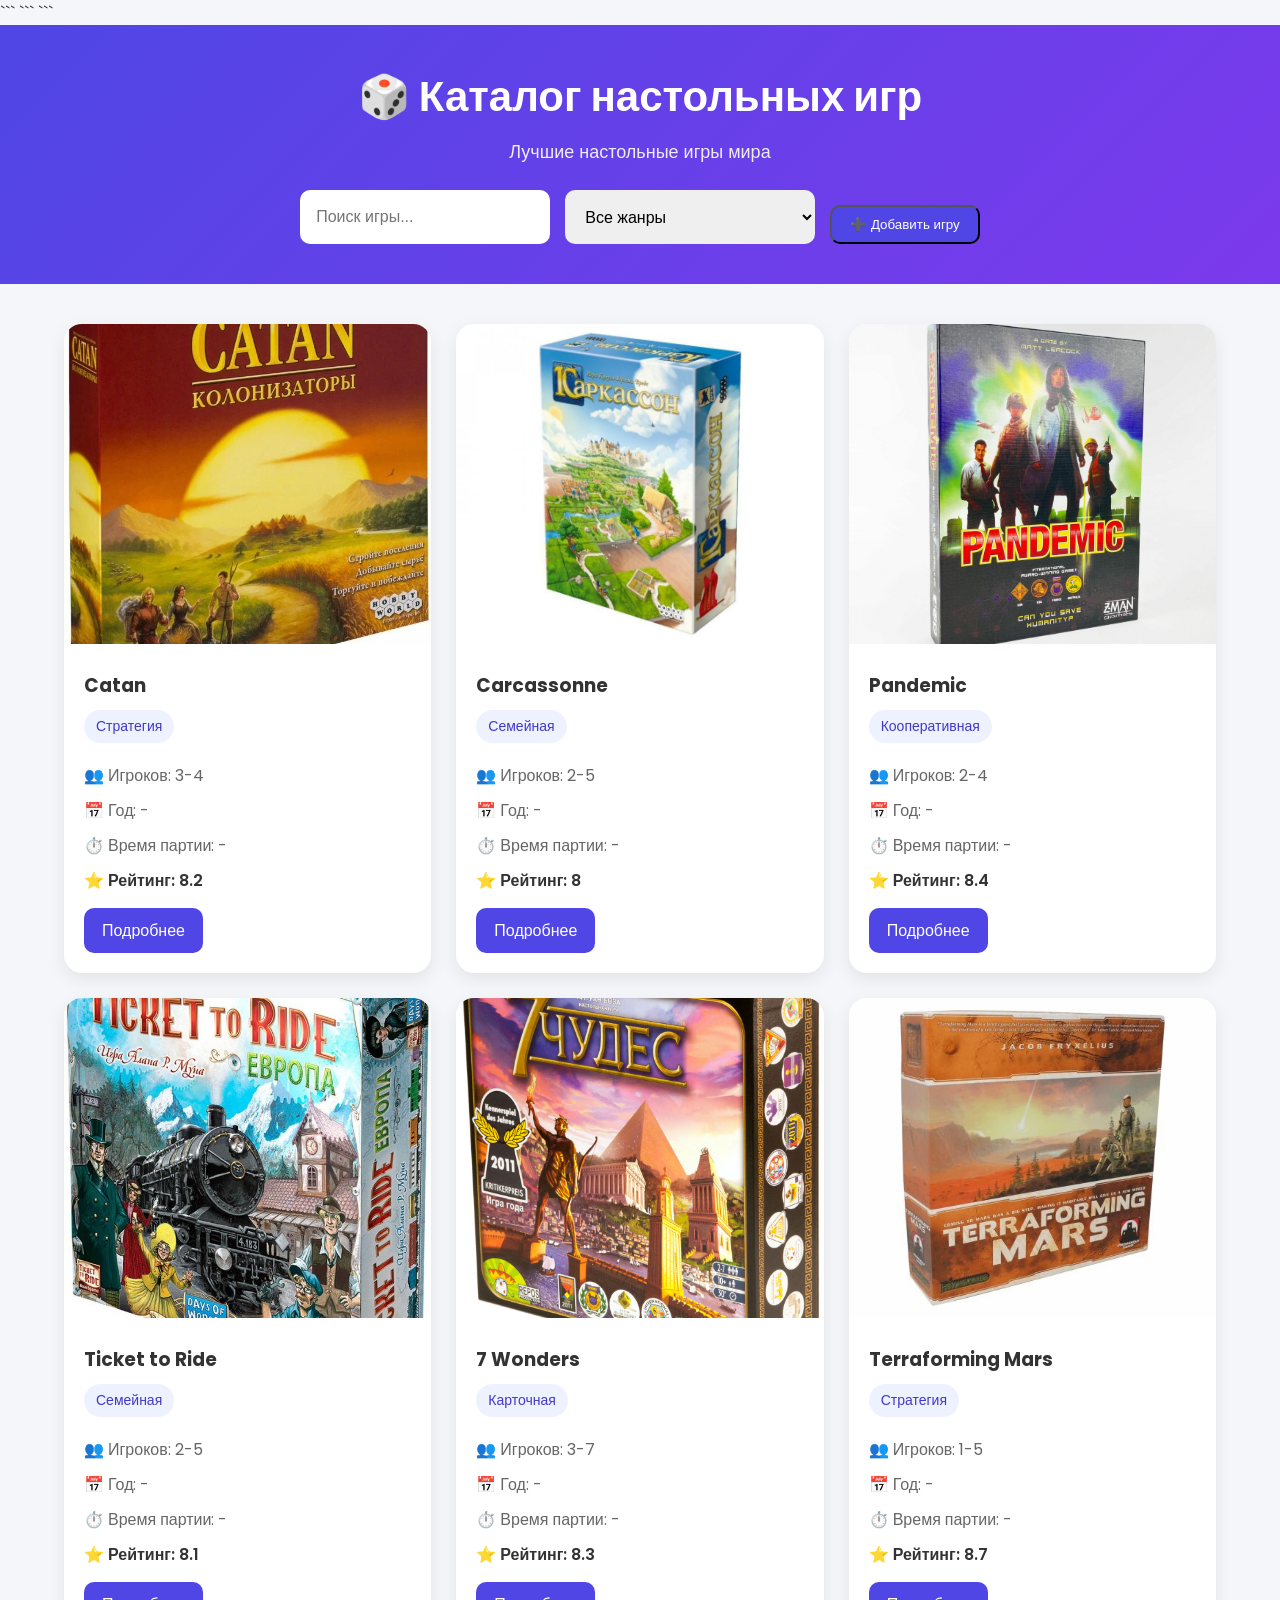
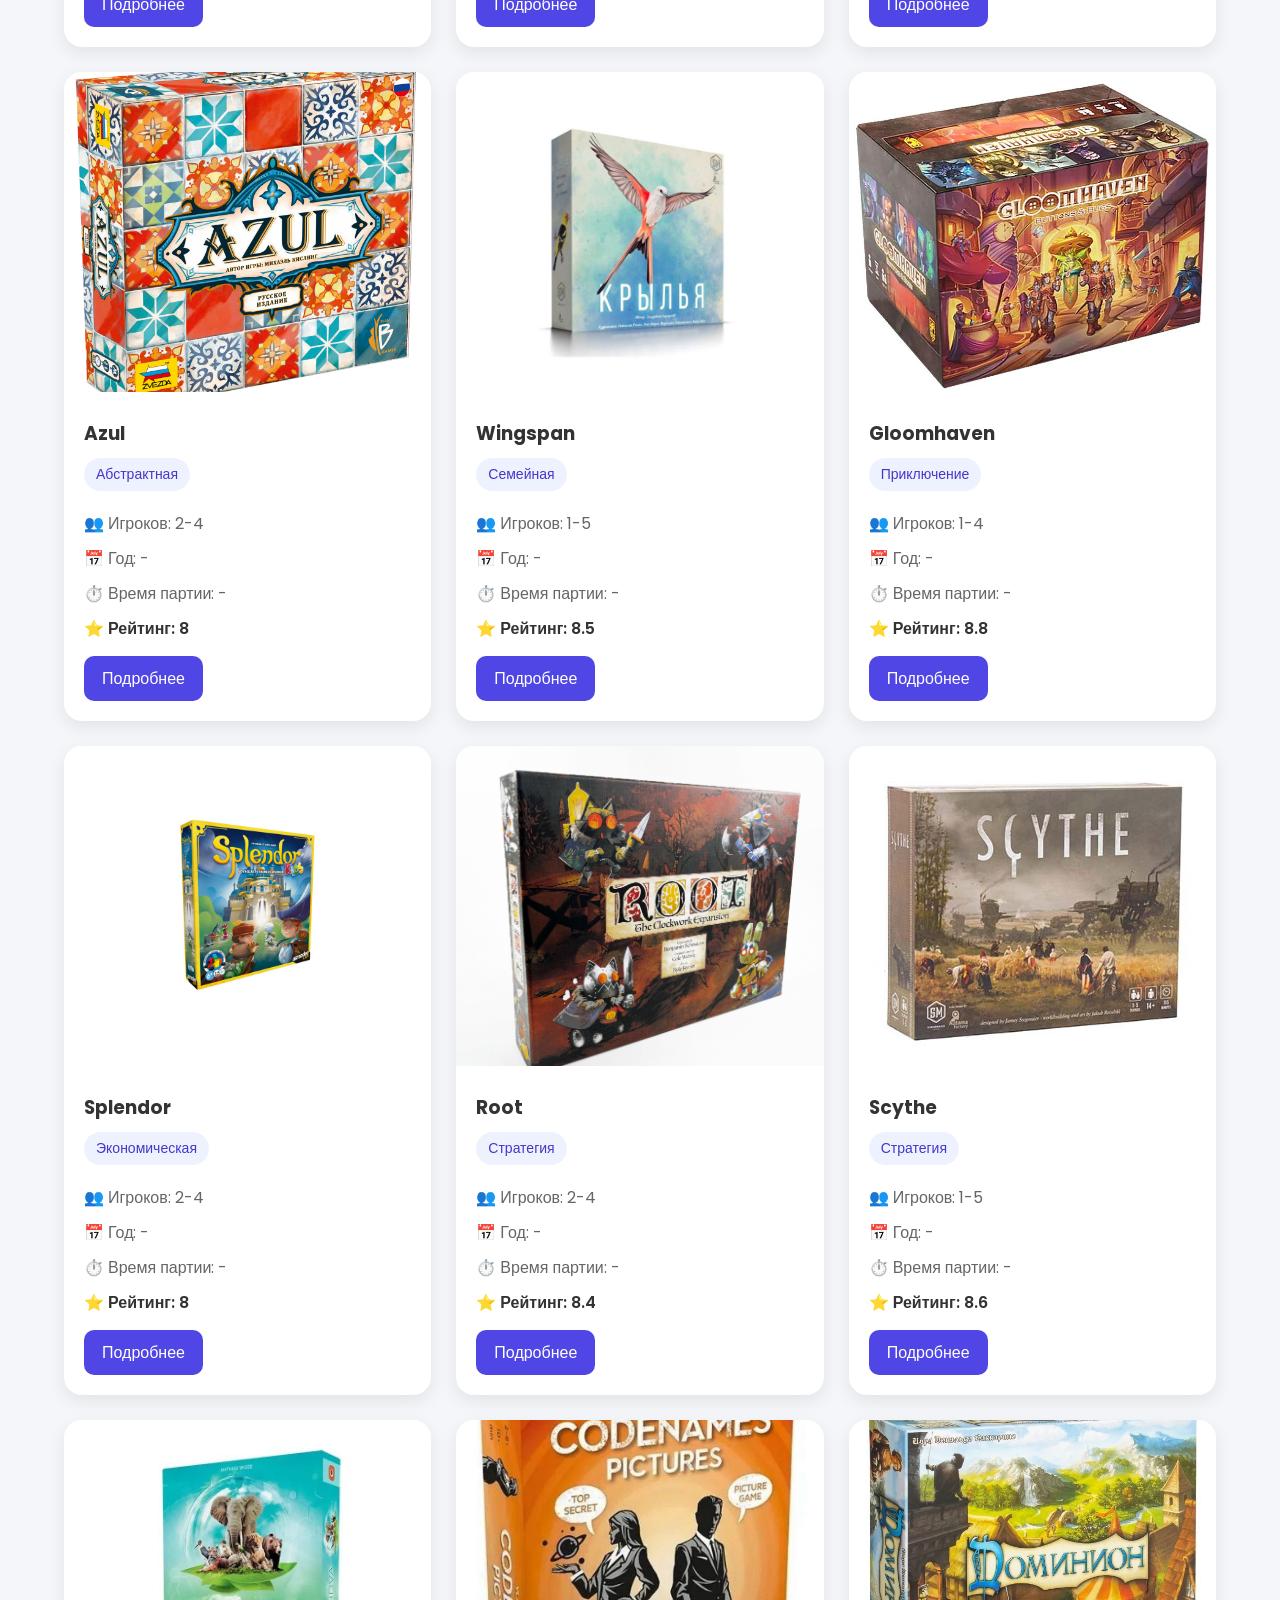
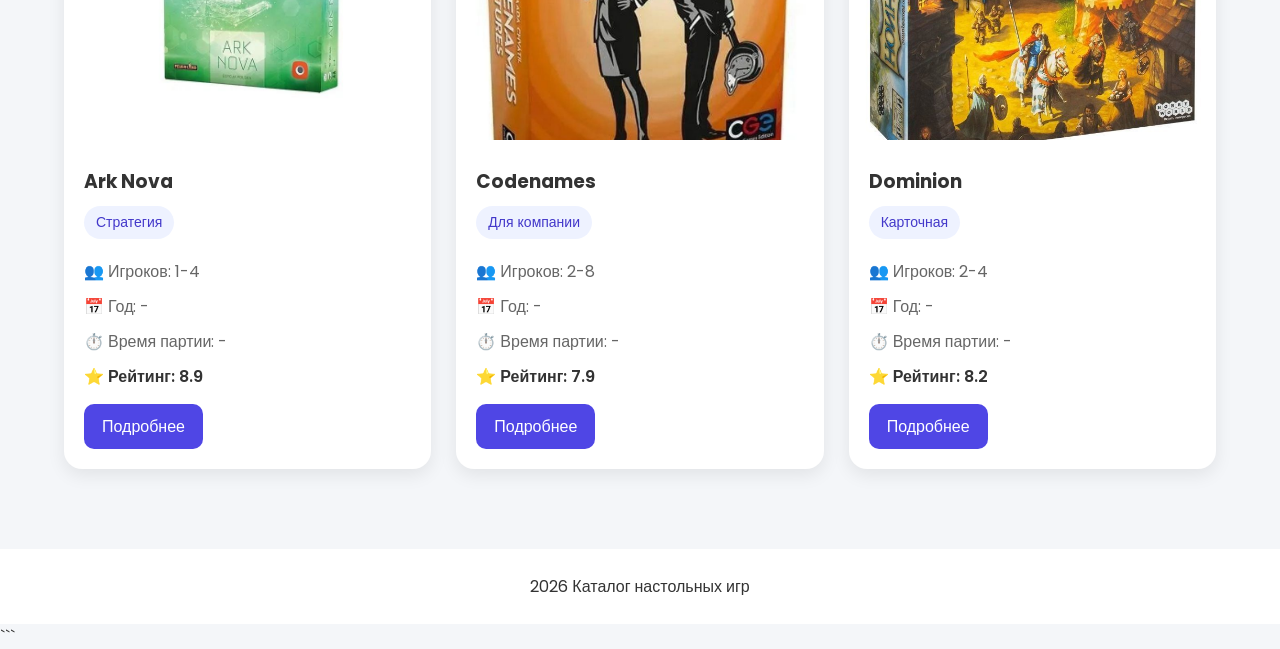
<file: index.html>
<!DOCTYPE html>

<html lang="ru">

<head>
    <meta charset="UTF-8">
    <meta name="viewport" content="width=device-width, initial-scale=1.0">
    <title>Board Games Catalog</title>

```
<link rel="stylesheet" href="css/style.css">

<link href="https://fonts.googleapis.com/css2?family=Poppins:wght@300;400;500;600;700&display=swap"
    rel="stylesheet">
```

</head>

<body>

```
<header class="header">

    <div class="container">

        <h1>🎲 Каталог настольных игр</h1>

        <p class="subtitle">
            Лучшие настольные игры мира
        </p>

        <div class="controls">

            <input
                type="text"
                id="search"
                placeholder="Поиск игры...">

            <select id="genreFilter">

                <option value="all">
                    Все жанры
                </option>

                <option value="Стратегия">
                    Стратегия
                </option>

                <option value="Семейная">
                    Семейная
                </option>

                <option value="Кооперативная">
                    Кооперативная
                </option>

                <option value="Карточная">
                    Карточная
                </option>

                <option value="Экономическая">
                    Экономическая
                </option>

            </select>

            <button
                id="addGameBtn"
                class="details-btn">

                ➕ Добавить игру

            </button>

        </div>

    </div>

</header>

<main>

    <div class="container">

        <div
            id="gamesContainer"
            class="games-grid">
        </div>

        <div
            id="gameFormContainer"
            style="display:none; margin-top:40px;">

            <h2>Добавить игру</h2>

            <input
                id="newTitle"
                placeholder="Название игры">

            <br><br>

            <input
                id="newGenre"
                placeholder="Жанр">

            <br><br>

            <input
                id="newPlayers"
                placeholder="Количество игроков">

            <br><br>

            <input
                id="newRating"
                type="number"
                step="0.1"
                placeholder="Рейтинг">

            <br><br>

            <input
                id="newImage"
                placeholder="Ссылка на изображение">

            <br><br>

            <textarea
                id="newDescription"
                rows="5"
                placeholder="Описание игры"></textarea>

            <br><br>

            <button
                id="saveGameBtn"
                class="details-btn">

                Сохранить игру

            </button>

        </div>

    </div>

</main>

<footer>

    <p>
         2026 Каталог настольных игр
    </p>

</footer>

<script src="js/games.js"></script>
<script src="js/app.js"></script>
```

</body>

</html>
</file>
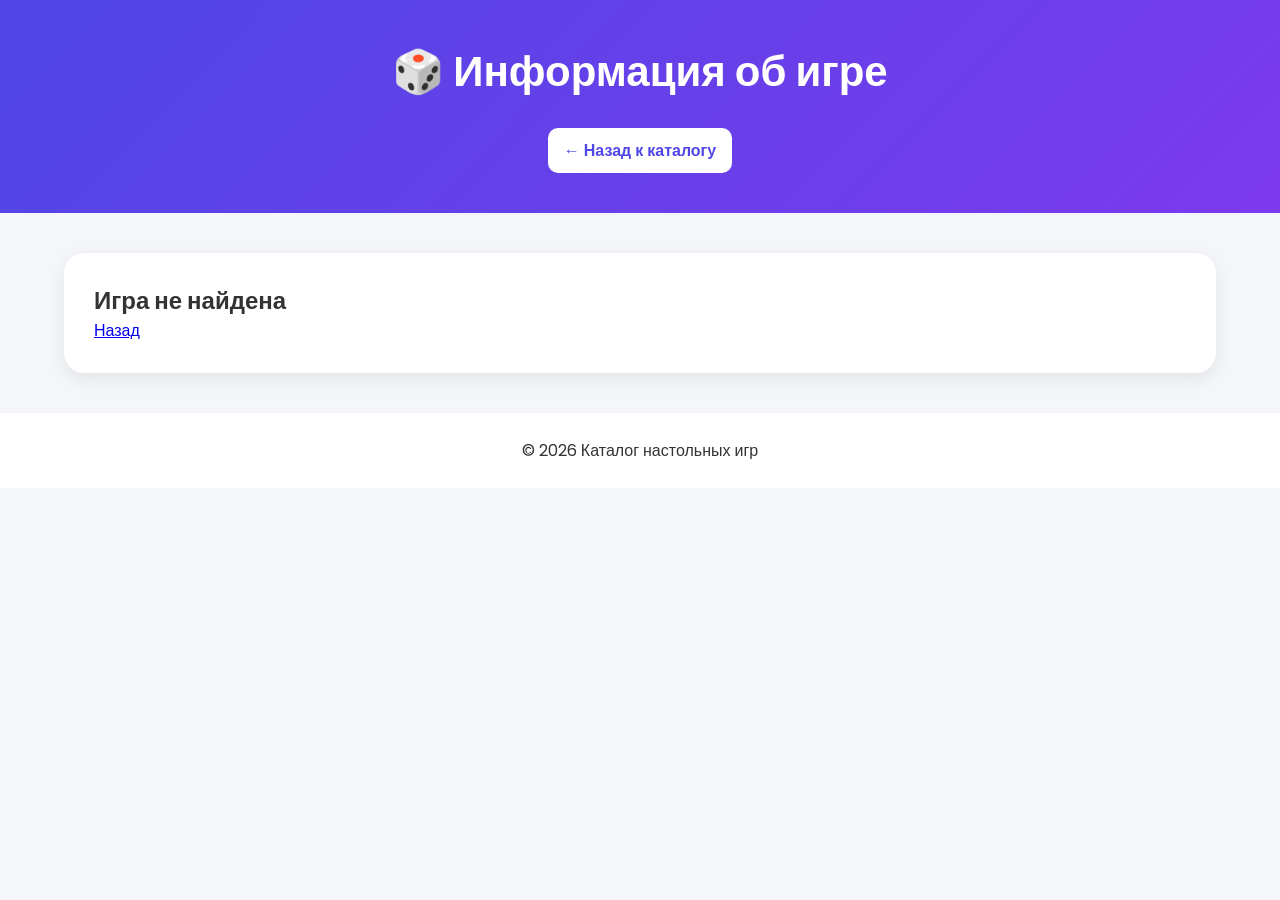
<file: game.html>
<!DOCTYPE html>
<html lang="ru">

<head>
    <meta charset="UTF-8">
    <meta name="viewport" content="width=device-width, initial-scale=1.0">
    <title>Информация об игре</title>

    <link rel="stylesheet" href="css/style.css">

    <link href="https://fonts.googleapis.com/css2?family=Poppins:wght@300;400;500;600;700&display=swap"
        rel="stylesheet">
</head>

<body>

    <header class="header">

        <div class="container">

            <h1>🎲 Информация об игре</h1>

            <a href="index.html" class="back-button">
                ← Назад к каталогу
            </a>

        </div>

    </header>

    <main>

        <div class="container">

            <div id="gameDetails">

            </div>

        </div>

    </main>

    <footer>

        <p>
            © 2026 Каталог настольных игр
        </p>

    </footer>

    <script src="js/games.js"></script>
    <script src="js/game.js"></script>

</body>

</html>
</file>
<file: css/style.css>
* {
    margin: 0;
    padding: 0;
    box-sizing: border-box;
}

body {
    font-family: "Poppins", sans-serif;
    background: #f4f6f9;
    color: #333;
}

.container {
    width: 90%;
    max-width: 1300px;
    margin: auto;
}

.header {
    background: linear-gradient(135deg, #4f46e5, #7c3aed);
    color: white;
    text-align: center;
    padding: 40px 20px;
}

.header h1 {
    font-size: 42px;
    margin-bottom: 10px;
}

.subtitle {
    font-size: 18px;
    opacity: 0.9;
    margin-bottom: 25px;
}

.controls {
    display: flex;
    justify-content: center;
    gap: 15px;
    flex-wrap: wrap;
}

.controls input,
.controls select {
    padding: 12px 16px;
    border: none;
    border-radius: 10px;
    min-width: 250px;
    font-size: 16px;
}

.games-grid {
    display: grid;
    grid-template-columns: repeat(auto-fit, minmax(280px, 1fr));
    gap: 25px;
    padding: 40px 0;
}

.card {
    background: white;
    border-radius: 18px;
    overflow: hidden;
    box-shadow: 0 6px 18px rgba(0,0,0,0.08);
    transition: 0.3s;
}

.card:hover {
    transform: translateY(-8px);
    box-shadow: 0 15px 25px rgba(0,0,0,0.15);
}

.card img {
    width: 100%;
    height: 320px;
    object-fit: cover;
}

.card-content {
    padding: 20px;
}

.card h3 {
    margin-bottom: 10px;
}

.genre {
    display: inline-block;
    background: #eef2ff;
    color: #4338ca;
    padding: 6px 12px;
    border-radius: 999px;
    font-size: 14px;
    margin-bottom: 10px;
}

.rating {
    margin-top: 10px;
    font-weight: 600;
}

.players {
    margin-top: 10px;
    color: #666;
}

.details-btn {
    display: inline-block;
    margin-top: 15px;
    text-decoration: none;
    background: #4f46e5;
    color: white;
    padding: 10px 18px;
    border-radius: 10px;
}

.details-btn:hover {
    background: #3730a3;
}

footer {
    text-align: center;
    padding: 25px;
    background: white;
    margin-top: 40px;
}

.back-button {
    display: inline-block;
    margin-top: 15px;
    background: white;
    color: #4f46e5;
    text-decoration: none;
    padding: 10px 16px;
    border-radius: 10px;
    font-weight: 600;
}

#gameDetails {
    background: white;
    margin: 40px 0;
    padding: 30px;
    border-radius: 20px;
    box-shadow: 0 6px 18px rgba(0,0,0,0.08);
}

#gameDetails img {
    width: 100%;
    max-width: 500px;
    border-radius: 15px;
    margin-bottom: 20px;
}

.game-title {
    margin-bottom: 15px;
}

.game-description {
    margin-top: 20px;
    line-height: 1.8;
}

.info {
    margin-top: 10px;
    font-size: 17px;
}

@media (max-width: 768px) {

    .header h1 {
        font-size: 32px;
    }

    .controls input,
    .controls select {
        width: 100%;
    }
}
</file>
